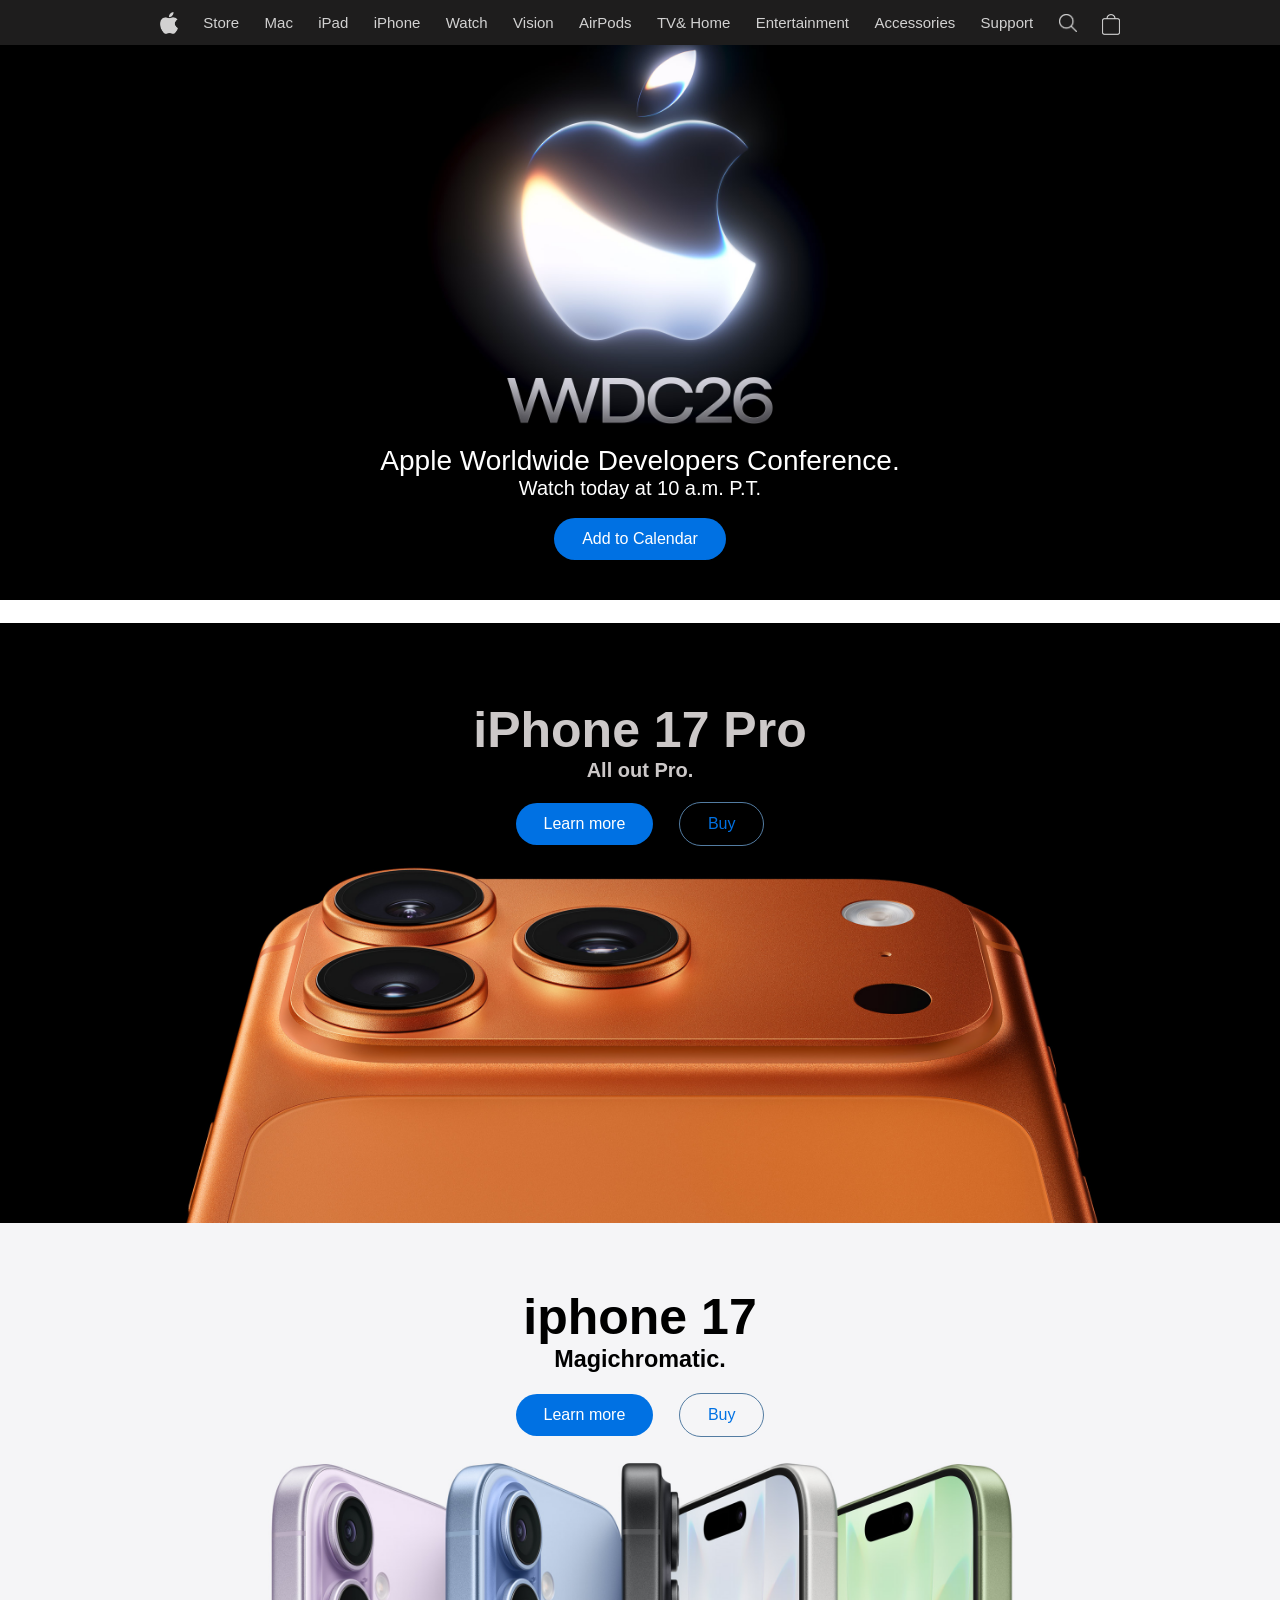
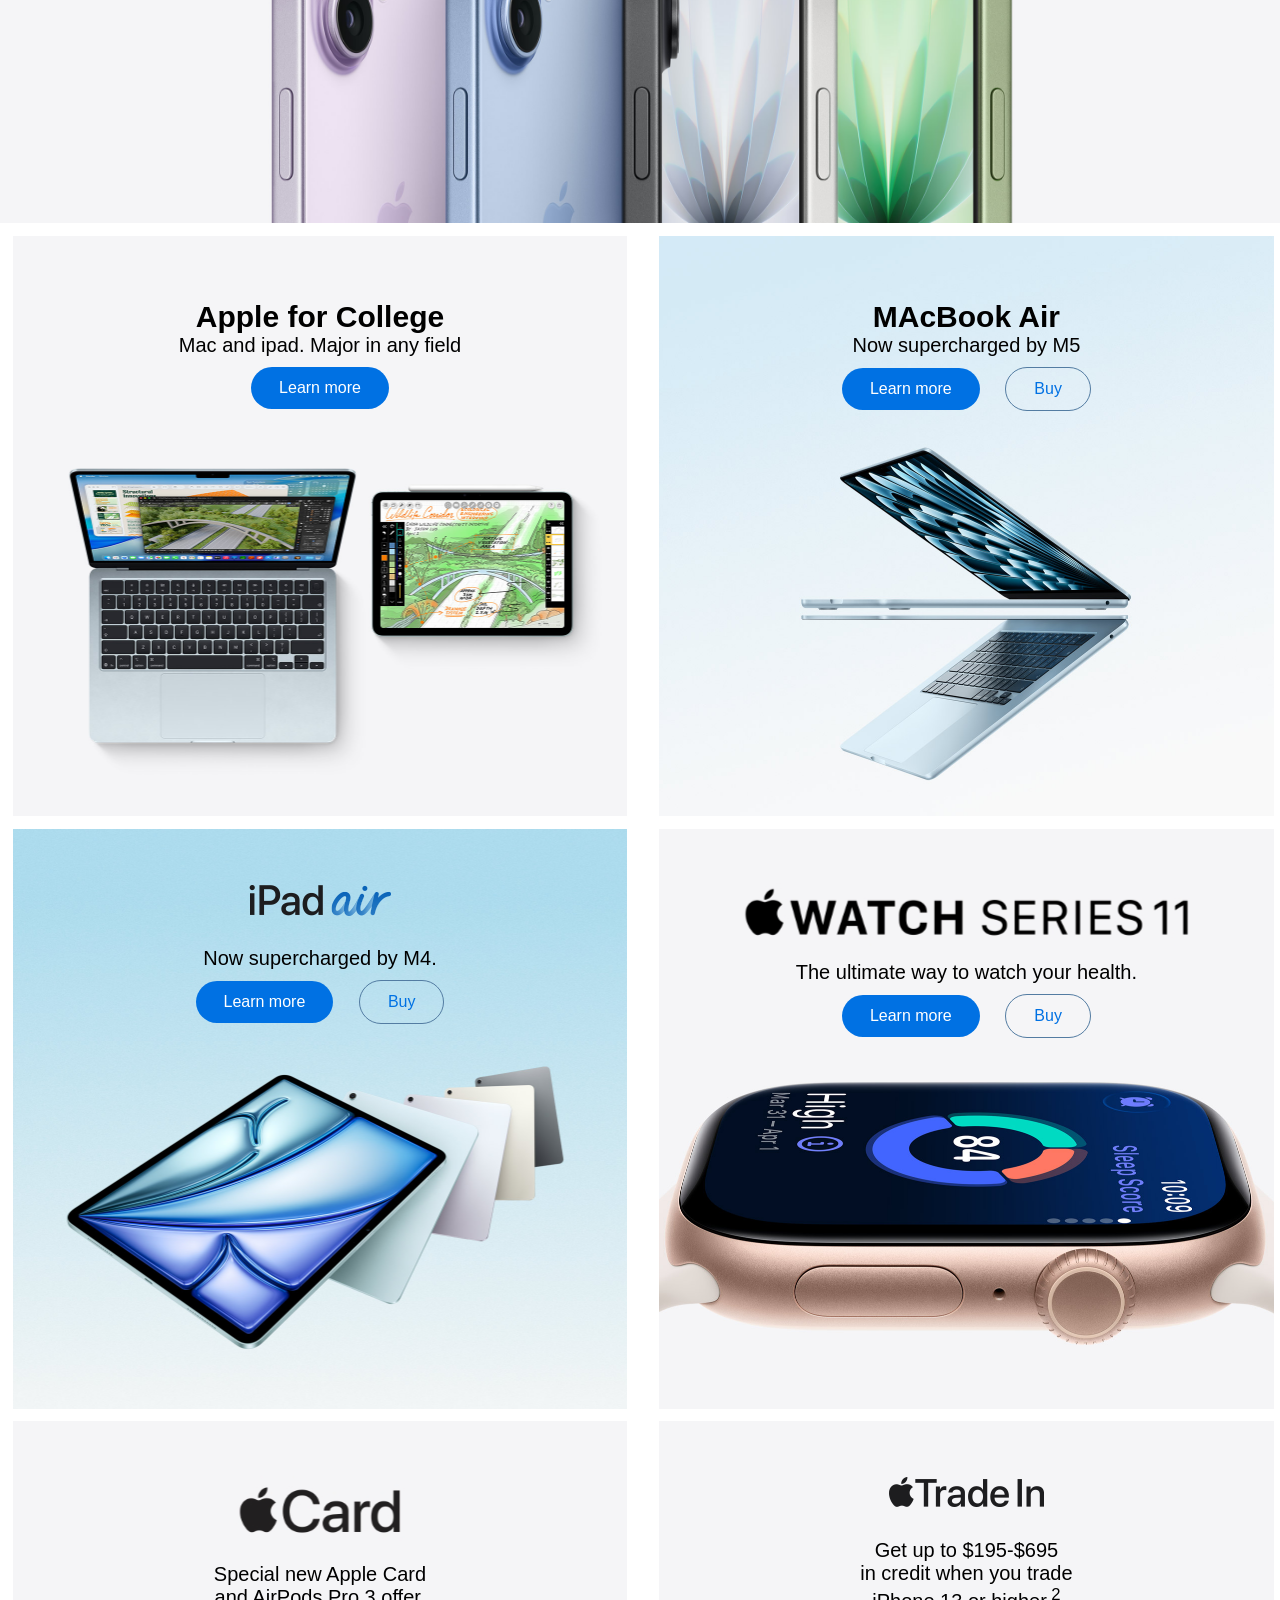
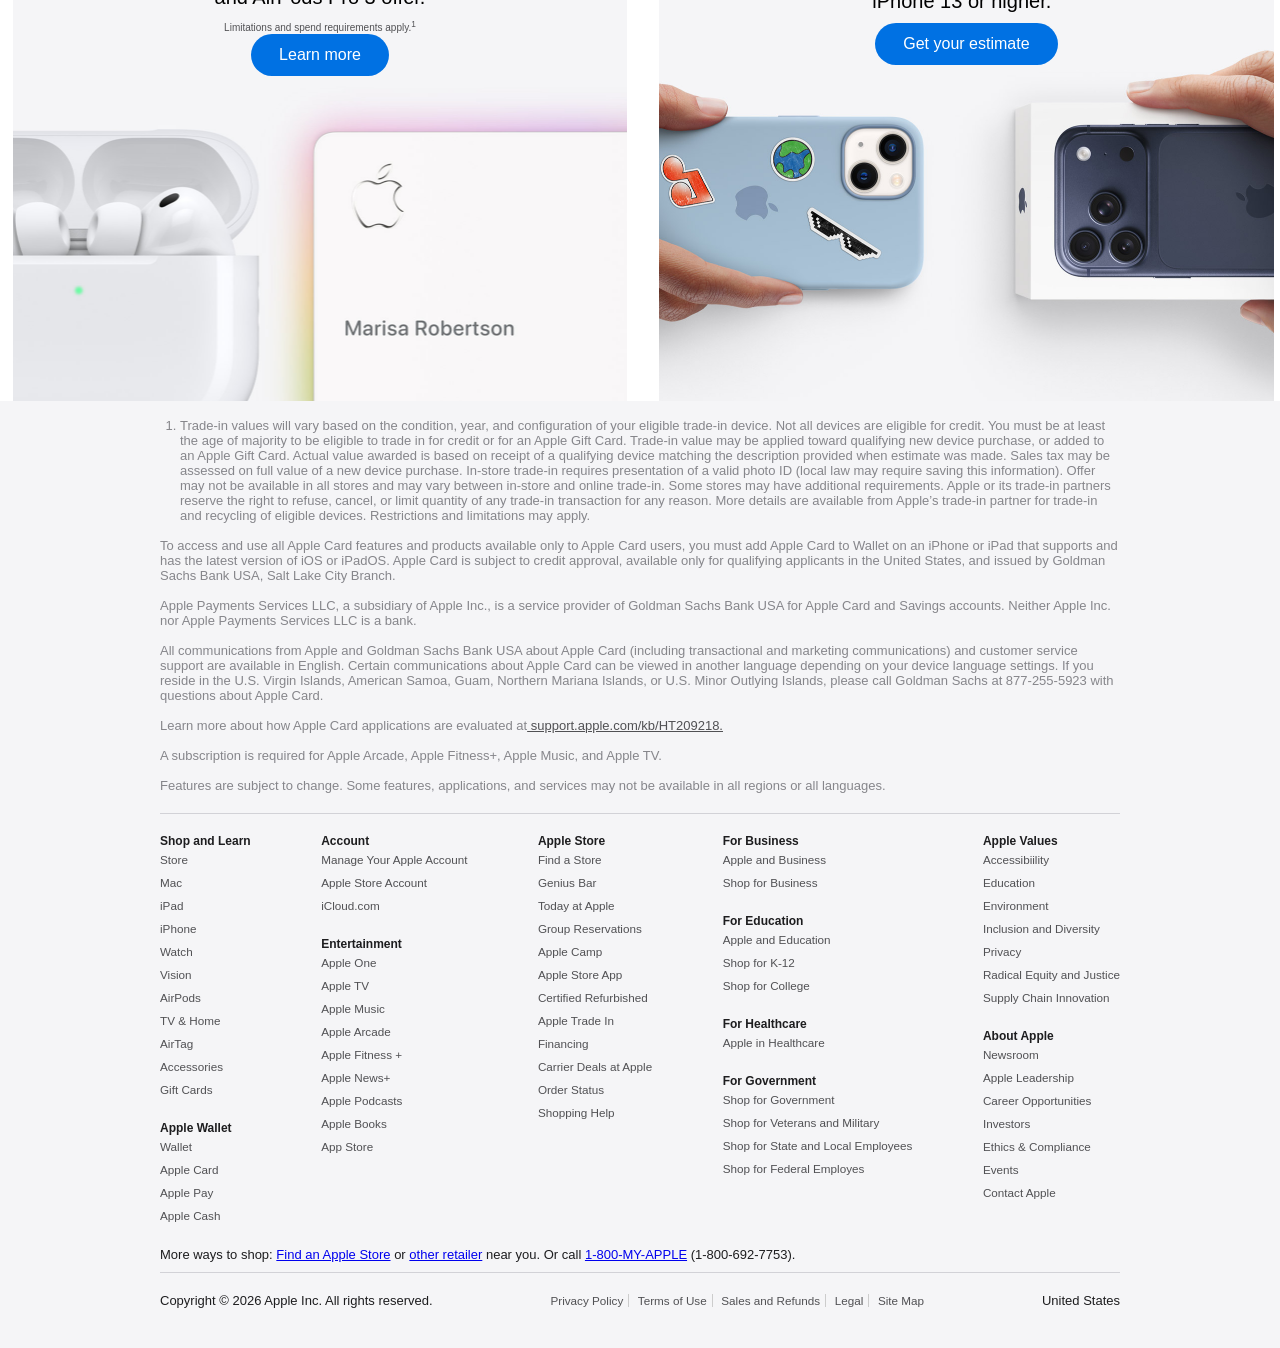
<file: html/index.html>
<!DOCTYPE html>
<html lang="en">

<head>
    <meta charset="UTF-8">
    <meta name="viewport" content="width=device-width, initial-scale=1.0">
    <title>Apple Website</title>
    <link rel="stylesheet" href="../css/style.css">
    <link rel="stylesheet" href="https://maxcdn.bootstrapcdn.com/font-awesome/4.6.2/css/font-awesome.min.css">
    <link rel="preconnect" href="https://fonts.googleapis.com">
    <link rel="preconnect" href="https://fonts.gstatic.com" crossorigin>
    <link href="https://fonts.googleapis.com/css2?family=Montserrat:ital,wght@0,100..900;1,100..900&display=swap"
        rel="stylesheet">
</head>

<body>
    <div class="outer-wrapper">
        <header class="header-wrapper">
            <div class="internal-wrapper">
                <div class="header-links-wrapper">
                    <div class="menu-icon">
    <i class="fa fa-bars"></i>
</div>
                    <ul id="nav-menu">
                        <li class="logo-link"><a href="index.html"> <img src="../images/icons/logo.png" alt="Apple Logo""> </a> </li>
                        <li><a href=" #">Store</a></li>
                        <li><a href="#">Mac</a></li>
                        <li><a href="#">iPad</a></li>
                        <li><a href="#">iPhone</a></li>
                        <li><a href="#">Watch</a></li>
                        <li><a href="#">Vision</a></li>
                        <li><a href="#">AirPods</a></li>
                        <li><a href="#">TV& Home</a></li>
                        <li><a href="#">Entertainment</a></li>
                        <li><a href="#">Accessories</a></li>
                        <li><a href="#">Support</a></li>
                        <li class="search-link"><a href="#"><img src="../images/icons/search-icon.png"
                                    alt="Search Icon"></a></li>
                        <li class="cart-link"><a href="#"><img src="../images/icons/cart.png" alt="Cart Icon"></a></li>
                    </ul>
                </div>
            </div>
        </header>
    </div>

    <section class="main-highlight-wrapper">

        <div class="hero-content">

            <div class="model" >
                Apple Worldwide Developers Conference.
            </div>

            <div class="brief-description">
                Watch today at 10 a.m. P.T.
            </div>

            <div class="buttons-wrapper">
                <button>Add to Calendar</button>
            </div>

        </div>

    </section>
    <br>

    <section class="second-highlight-wrapper">
        <div class="internal-wrapper">
            <div class="title-wrapper">
                <h1>iPhone 17 Pro</h1>
                <h4>All out Pro.</h4>
            </div>

            <div class="buttons-wrapper">
                <button class="btn-blue">Learn more</button>
                <button class="btn-black">Buy </button>
            </div>
        </div>
    </section>



    <section class="third-highlight-wrapper">
        <div class="internal-wrapper">
            <div class="title-wrapper">
                <h1> iphone 17 </h1>
                <h3> Magichromatic.</h3>
            </div>

            <div class="buttons-wrapper">
                <button class="btn-blue">Learn more</button>
                <button class="btn-black">Buy </button>
            </div>
        </div>
    </section>

    <section class="fourth-highlight-wrapper">
        <div class="left-side-wrapper">

            <div class="description-wrapper">
                <h1>Apple for College</h1>
                <p>Mac and ipad. Major in any field</p>
            </div>
            <div class="buttons-wrapper">
                <button>Learn more </button>
            </div>

        </div>
        </div>
        <div class="right-side-wrapper">
            <div class="description-wrapper">
                <h1> MAcBook Air </h1>
                <p> Now supercharged by M5</p>
            </div>

            <div class="buttons-wrapper">
                <button class="btn-blue">Learn more</button>
                <button class="btn-black">Buy </button>
            </div>
        </div>
    </section>

    <section class="fifth-highlight-wrapper">
        <div class="left-side-wrapper">
            <div class="logo-wrapper">
                <img src="../images/pictures/ipad-air-logo.png">
            </div>
            <div class="description-wrapper">
                Now supercharged by M4.
            </div>
            <div class="buttons-wrapper">
                <button class="btn-blue">Learn more</button>
                <button class="btn-black">Buy </button>
            </div>
        </div>

        <div class="right-side-wrapper">
            <div class="logo-wrapper">
                <img src="../images/pictures/Watch-Series-11.png">
            </div>

            <div class="description-wrapper">
                The ultimate way to watch your health.
            </div>

            <div class="buttons-wrapper">
                <button class="btn-blue">Learn more</button>
                <button class="btn-black">Buy </button>
            </div>

        </div>
    </section>

    <section class="sixth-highlight-wrapper">
        <div class="left-side-wrapper">
            <div class="logo-wrapper">
                <img src="../images/pictures/Card.png">
            </div>

            <div class="description-wrapper">
                Special new Apple Card <br> and AirPods Pro 3 offer.
            </div>

            <div class="light-text">
                Limitations and spend requirements apply.<sup>1</sup>
            </div>

            <div class="buttons-wrapper">
                <button class="btn-blue">Learn more</button>
            </div>

        </div>

        <div class="right-side-wrapper">
            <div class="logo-wrapper">
                <img src="../images/pictures/trade-in-logo.png">
            </div>
            <div class="description-wrapper">
                Get up to $195-$695 <br> in credit when you trade <br> iPhone 13 or higher.<sup>2</sup>
            </div>
            <div class="buttons-wrapper">
                <button class="btn-blue">Get your estimate</button>
            </div>


        </div>
    </section>

    <footer class="footer-wrapper">
        <div class="internal-wrapper">
            <div class="upper-text-container">
                <ol>
                    <li>
                        Trade‑in values will vary based on the condition, year, and configuration of your eligible
                        trade‑in device. Not all devices are eligible for credit. You must be at least the age of
                        majority to be eligible to trade in for credit or for an Apple Gift Card. Trade‑in value may be
                        applied toward qualifying new device purchase, or added to an Apple Gift Card. Actual value
                        awarded is based on receipt of a qualifying device matching the description provided when
                        estimate was made. Sales tax may be assessed on full value of a new device purchase. In‑store
                        trade‑in requires presentation of a valid photo ID (local law may require saving this
                        information). Offer may not be available in all stores and may vary between in‑store and online
                        trade‑in. Some stores may have additional requirements. Apple or its trade‑in partners reserve
                        the right to refuse, cancel, or limit quantity of any trade‑in transaction for any reason. More
                        details are available from Apple’s trade-in partner for trade‑in and recycling of eligible
                        devices. Restrictions and limitations may apply.
                    </li>
                    </ol>
                    <br>
                    <p>
                        To access and use all Apple Card features and products available only to Apple Card users, you
                        must add Apple Card to Wallet on an iPhone or iPad that supports and has the latest version of
                        iOS or iPadOS. Apple Card is subject to credit approval, available only for qualifying
                        applicants in the United States, and issued by Goldman Sachs Bank USA, Salt Lake City Branch.
                        <br><br>
                        Apple Payments Services LLC, a subsidiary of Apple Inc., is a service provider of Goldman Sachs
                        Bank USA for Apple Card and Savings accounts. Neither Apple Inc. nor Apple Payments Services LLC
                        is a bank.
                        <br><br>
                        All communications from Apple and Goldman Sachs Bank USA about Apple Card (including
                        transactional and marketing communications) and customer service support are available in
                        English. Certain communications about Apple Card can be viewed in another language depending on
                        your device language settings. If you reside in the U.S. Virgin Islands, American Samoa, Guam,
                        Northern Mariana Islands, or U.S. Minor Outlying Islands, please call Goldman Sachs at
                        877-255-5923 with questions about Apple Card.
                        <br><br>
                        Learn more about how Apple Card applications are evaluated at<a href="#"> support.apple.com/kb/HT209218.</a>
                        <br><br>
                        A subscription is required for Apple Arcade, Apple Fitness+, Apple Music, and Apple TV.
                        <br><br>
                        Features are subject to change. Some features, applications, and services may not be available
                        in all regions or all languages.
                    </p>

            </div>

            <div class="footer-links-wrapper">
                <div class="links-wrapper-1">
                    <h3> Shop and Learn </h3>
                    <ul>
                        <li> <a href="#">Store</a></li>
                        <li><a href="#">Mac</a></li>
                        <li><a href="#">iPad</a></li>
                        <li><a href="#">iPhone</a></li>
                        <li><a href="#">Watch</a></li>
                        <li><a href="#">Vision</a></li>
                        <li><a href="#">AirPods</a></li>
                        <li> <a href="#">TV & Home</a></li>
                        <li><a href="#">AirTag</a></li>
                        <li><a href="#">Accessories</a></li>
                        <li><a href="#">Gift Cards</a></li>
                    </ul>

                    <h3> Apple Wallet</h3>
                    <ul>
                        <li><a href="#">Wallet</a></li>
                        <li><a href="#">Apple Card</a></li>
                        <li><a href="#">Apple Pay</a></li>
                        <li><a href="#">Apple Cash</a></li>
                    </ul>
                </div>

                <div class="links-wrapper-2">
                    <h3>Account</h3>
                    <ul>
                        <li><a href="#">Manage Your Apple Account</a></li>
                        <li><a href="#">Apple Store Account</a></li>
                        <li><a href="#">iCloud.com</a></li>
                    </ul>

                    <h3> Entertainment </h3>
                    <ul>
                        <li><a href="#">Apple One </a></li>
                        <li><a href="#">Apple TV</a></li>
                        <li><a href="#">Apple Music</a></li>
                        <li><a href="#">Apple Arcade</a></li>
                        <li><a href="#">Apple Fitness + </a></li>
                        <li><a href="#">Apple News+</a></li>
                        <li><a href="#"> Apple Podcasts </a></li>
                        <li><a href="#">Apple Books</a></li>
                        <li><a href="#">App Store</a></li>
                    </ul>
                </div>

                <div class="link-wrapper-3">
                    <h3> Apple Store </h3>
                    <ul>
                        <li><a href="#">Find a Store</a></li>
                        <li><a href="#">Genius Bar</a></li>
                        <li><a href="#">Today at Apple</a></li>
                        <li> <a href="#">Group Reservations</a></li>
                        <li><a href="#">Apple Camp</a></li>
                        <li><a href="#">Apple Store App</a></li>
                        <li><a href="#">Certified Refurbished</a></li>
                        <li><a href="#">Apple Trade In</a></li>
                        <li><a href="#">Financing</a></li>
                        <li><a href="#">Carrier Deals at Apple </a></li>
                        <li> <a href="#">Order Status</a></li>
                        <li><a href="#">Shopping Help</a></li>
                    </ul>
                </div>

                <div class="links-wrapper-4">
                    <h3> For Business </h3>
                    <ul>
                        <li><a href="#">Apple and Business</a></li>
                        <li><a href="#">Shop for Business</a></li>
                    </ul>
                    <h3> For Education </h3>
                    <ul>
                        <li><a href="#">Apple and Education</a></li>
                        <li> <a href="#">Shop for K-12 </a></li>
                        <li><a href="#">Shop for College</a></li>
                    </ul>
                    <h3> For Healthcare </h3>
                    <ul>
                        <li><a href="#">Apple in Healthcare</a></li>
                    </ul>
                    <h3> For Government </h3>
                    <ul>
                        <li><a href="#">Shop for Government</a></li>
                        <li><a href="#">Shop for Veterans and Military</a></li>
                        <li> <a href="#">Shop for State and Local Employees</a></li>
                        <li><a href="#">Shop for Federal Employes</a></li>
                    </ul>
                </div>

                <div class="links-wrapper-5">
                    <h3> Apple Values </h3>
                    <ul>
                        <li><a href="#">Accessibiility</a></li>
                        <li><a href="#">Education </a></li>
                        <li><a href="#">Environment</a></li>
                        <li><a href="#">Inclusion and Diversity</a></li>
                        <li><a href="#">Privacy</a></li>
                        <li><a href="#">Radical Equity and Justice</a></li>
                        <li><a href="#">Supply Chain Innovation</a></li>
                    </ul>
                    <h3> About Apple </h3>
                    <ul>
                        <li><a href="#">Newsroom</a></li>
                        <li><a href="#">Apple Leadership</a></li>
                        <li><a href="#">Career Opportunities</a></li>
                        <li><a href="#">Investors</a></li>
                        <li><a href="#">Ethics & Compliance</a></li>
                        <li><a href="#">Events</a></li>
                        <li><a href="#">Contact Apple</a></li>
                    </ul>
                </div>
            </div>

            <div class="my-apple-wrapper">
                More ways to shop: <a href="#">Find an Apple Store</a> or <a href="#">other retailer</a> near you. Or
                call <a href="#">1-800-MY-APPLE</a> (1-800-692-7753).
            </div>
            <div class="copyright-wrapper">
                <div class="copyright">
                    Copyright © 2026 Apple Inc. All rights reserved.
                </div>
                <div class="footer-links-terms">
                    <ul>
                        <li><a href="#">Privacy Policy</a></li>
                        <li><a href="#">Terms of Use</a></li>
                        <li><a href="#">Sales and Refunds</a></li>
                        <li><a href="#">Legal</a></li>
                        <li><a href="#">Site Map</a></li>
                    </ul>
                </div>
                <div class="footer-country">
                    <a href="#"> United States</a>
                </div>
            </div>
        </div>
    </footer>

    <script>
const menuIcon = document.querySelector(".menu-icon");
const navMenu = document.querySelector("#nav-menu");

menuIcon.addEventListener("click", function() {
    navMenu.classList.toggle("active");
});
</script>

</body>
</file>
<file: css/style.css>
* {
    margin: 0;
    padding: 0;
    box-sizing: border-box;
}
img {
    max-width: 100%;
}

body {
    font-size: 20px;
    font-family: "SF Pro Text", "SF Pro Icons", "Helvetica Neue", "Helvetica", "Arial", sans-serif;
}

/* Header */
.header-wrapper {
    position: fixed;
    z-index: 9999;
    background: rgb(30, 29, 29);
    color: white;
    font-weight: 200;
    font-size: 0.75em;
    height: 45px;
    top: 0;
    left: 0;
    width: 100%;
}

.header-wrapper ul {
    display: flex;
    -webkit-box-pack: justify;
    justify-content: space-between;
}

.internal-wrapper {
    width:980px;
    padding: 0 10px;    /* up and down, right and left */
    margin: 0 auto;     /* auto puts it in the center of the browser */
}

.header-wrapper .header-links-wrapper ul li a {
    text-decoration:none;
    color: white;
}

.header-links-wrapper ul {
    list-style: none;
}

.header-wrapper .header-links-wrapper ul li {
    display: inline-block;
    padding: 14px 0 8px;
    height: 25px;
    opacity: 0.8;
}

.header-wrapper .header-links-wrapper ul li:hover {
    opacity: 1;
}   

.logo-link, .search-link, .cart-link {
    width: 18px;
    display: block;
}

.header-wrapper .header-links-wrapper ul li.logo-link, .cart-link, .search-link {
    padding: 12px 0 10px;
}

/*hamburger*/

.menu-icon{
    display: none;
    color: white;
    font-size: 24px;
    cursor: pointer;
}




/* Main Highlight */

.main-highlight-wrapper{
    height: 600px;
    background-image:
    url("../images/pictures/hero_wwdc_teaser_startframe.jpg");
    background-repeat: no-repeat;
    background-position: center top;
    background-size: contain;
    background-color: black;
    position: relative;
}

.hero-content{
    position: absolute;
    bottom: 40px;
    line-height: 0.5;
    left: 50%;
    transform: translateX(-50%);
    text-align: center;
    color: white;
    width: 100%;
}

.model{
    font-size: 28px;
    margin-bottom: 15px;
}

.brief-description{
    font-size: 20px;
    margin-bottom: 25px;
}

.buttons-wrapper button{
    background: #0071e3;
    color: white;
    border: none;
    border-radius: 20px;
    padding: 12px 24px;
    font-size: 17px;
    cursor: pointer;
}



/* Second highlight */

.second-highlight-wrapper {
  background-image: url('../images/pictures/hero_iphone_17_pro\ \(2\).jpg'); /* adjust path */
  background-size: cover;        /* fills the entire section */
  background-position: center;   /* keeps image centered */
  background-repeat: no-repeat;
  width: 100%;
  height: 600px;                 /* adjust height as needed */
  display: flex;
  align-items: center;
  justify-content: center;
  color: rgb(204, 200, 200);
  text-align: center;
  padding-bottom: 300px;
}



.title-wrapper {
  margin-bottom: 20px;
}



.buttons-wrapper button {
  padding: 12px 28px;
  margin: 0 10px;
  border: none;
  border-radius: 30px;           
  font-size: 16px;
  cursor: pointer;
}

.title-wrapper h1{
    font-size: 50px;
}
.buttons-wrapper.btn-blue {
  background-color: #007BFF;
  color: white;
}

.buttons-wrapper .btn-black {
  background-color: transparent;
  color: #0071e3;
  border: 0.5px solid #537ca2;
}

.buttons-wrapper button:hover {
  opacity: 0.85;
}



/* Third highlight */

.third-highlight-wrapper {
    background-image: url('../images/pictures/hero_iphone_17\ \(2\).jpg');
    height: 600px;
    background-position: center;
    background-repeat: no-repeat;
    background-size:cover;
    text-align: center;
    padding: 65px 20px;
}

/* Fourth highlight*/

.fourth-highlight-wrapper {
    display: flex;
    -webkit-box-pack: justify;
    justify-content: space-between;
    background: #fff;
}

.left-side-wrapper, .right-side-wrapper  {
    height: 580px;
    background-position: center;
    background-repeat: no-repeat;
    background-size: cover;
    text-align: center;
    width: 48%;
    margin: 1% 0.5% 0% 1%;
    padding-top: 54px;
}

.fourth-highlight-wrapper .left-side-wrapper {
    background-image: url("../images/pictures/promo_college_students_2026.jpg");
}

.description-wrapper{
    max-width: 430px;
    margin: 0 auto;
    padding: 10px;
    font-size: 20px;
}

.light-text{
    font-size: 10px;
    color: #515154;
}

.fourth-highlight-wrapper .right-side-wrapper {
    background-image: url("../images/pictures/promo_macbook_air_m5.jpg")
}




/*fifth highlight */

.fifth-highlight-wrapper {
    display: flex;
    -webkit-box-pack: justify;
    justify-content: space-between;
    background: #fff;
}



.fifth-highlight-wrapper .left-side-wrapper {
    background-image: url("../images/pictures/promo_ipad_air_m4.jpg");
}


.fifth-highlight-wrapper .right-side-wrapper {
    background-image: url("../images/pictures/promo_apple_watch_series_11.jpg")
}




/* sixth highlight */
.sixth-highlight-wrapper {
    display: flex;
    -webkit-box-pack: justify;
    justify-content: space-between;
    background: #fff;
}



.sixth-highlight-wrapper .left-side-wrapper {
    background-image: url("../images/pictures/promo_apple_card_airpods.jpg");
}


.sixth-highlight-wrapper .right-side-wrapper {
    background-image: url("../images/pictures/promo_iphone_tradein.jpg")
}


/* Footer */

.footer-wrapper {

    background: #f5f5f7;
    color: #1d1d1f;
    font-size: 0.65em;
}

.upper-text-container {
    border-bottom: 1px solid #d2d2d7;
    color:#86868b;
    padding: 17px 0 20px;
}

.upper-text-container a {
    text-decoration: underline;
    color: #515154;
}

.footer-wrapper ol{
    padding-left: 20px;
}

.footer-links-wrapper {
    display: flex;
    -webkit-box-pack: justify;
    justify-content: space-between;
    padding-top: 20px;
}

.footer-wrapper ul {
    list-style: none;
    padding-bottom: 20px;
}

.footer-wrapper ul li {
    padding: 5px 0;
    font-size: 0.9em;
}

.footer-links-wrapper a {
    color: #515154;
    text-decoration: none;
}

.footer-links-wrapper a:hover {
    text-decoration: underline;
}

.footer-links-wrapper h3 {
    font-size: 12px;
    font-weight: 600;
}

.my-apple-wrapper {
    border-bottom: 1px solid #d2d2d7;
    padding-bottom: 10px;
    margin-bottom: 10px;
}

.copyright-wrapper {
    display: flex;
    -webkit-box-pack: justify;
    justify-content: space-between;
    padding: 10px 0 20px;
}

.footer-links-terms ul li {
    display: inline-block;
    padding: 0 5px;
    border-right: 1px solid  #ccc;
}

.footer-links-terms ul li:last-child {
    border-right: 0px;
}

.footer-links-terms ul li a {
    text-decoration: none;
    color: #515154;
}

.footer-links-terms ul li a:hover {
    text-decoration: underline;
}

.footer-country {
    display: inline-block;
}

.footer-country a {
    text-decoration: none;
    color:#1d1d1f;
}

.footer-country a:hover {
    text-decoration: underline;
}

/* responsiveness for header navavigation*/

/*hamburger for phone sizes*/
@media (max-width: 768px) {

    .internal-wrapper {
        width: 100%;
    }

    .menu-icon {
        display: block;
        padding: 10px 20px;
    }

    #nav-menu {
        display: none;
        flex-direction: column;
        position: absolute;
        top: 45px;
        left: 0;
        width: 100%;
        background: rgb(30, 29, 29);
    }

    #nav-menu.active {
        padding-left: 100px;
        padding-bottom: 30px;
        display: grid;
        grid-template-columns: 1fr 1fr;
        gap: 10px;
    }

}

/* tablet size */

@media (max-width: 1024px) and (min-width: 769px) {

    .internal-wrapper {
        width: 95%;
    }

    .header-wrapper {
        font-size: 0.65em;
    }

    .header-wrapper .header-links-wrapper ul li {
        padding: 14px 4px 8px;
    }

}

/* Responsiveness for phone size- the whole body */

@media (max-width: 768px) {
    .internal-wrapper {
        width: 100%;
        padding: 0 15px;
    }

    .fourth-highlight-wrapper,
    .fifth-highlight-wrapper,
    .sixth-highlight-wrapper {
        flex-direction: column;
    }

    .left-side-wrapper,
    .right-side-wrapper {
        width: 100%;
        margin: 0;
        margin-bottom: 10px;
    }

    .title-wrapper h1 {
        font-size: 32px;
    }

    .title-wrapper h3 {
        font-size: 20px;
    }

    .description-wrapper {
        font-size: 16px;
    }

    .main-highlight-wrapper,
    .second-highlight-wrapper,
    .third-highlight-wrapper {
        height: 500px;
    }

    .buttons-wrapper button {
        padding: 10px 20px;
        font-size: 14px;
        margin: 5px;
    }

    .copyright-wrapper {
        flex-direction: column;
        gap: 10px;
    }

     .main-highlight-wrapper {
        background-size: contain;
    }

    .footer-wrapper {
        font-size: 0.5em;
    }

    .footer-links-wrapper h3 {
        font-size: 10px;
    }

    .footer-wrapper ul li {
        font-size: 0.85em;
    }

    .hero-content {
    bottom: 10px;
    line-height: 0.8;
    }

  .second-highlight-wrapper {
    background-image: url(../images/pictures/hero_iphone_17_pro_big.jpg);
    background-size: cover;
    background-repeat: no-repeat;
    background-position: center;
  }

}
</file>
